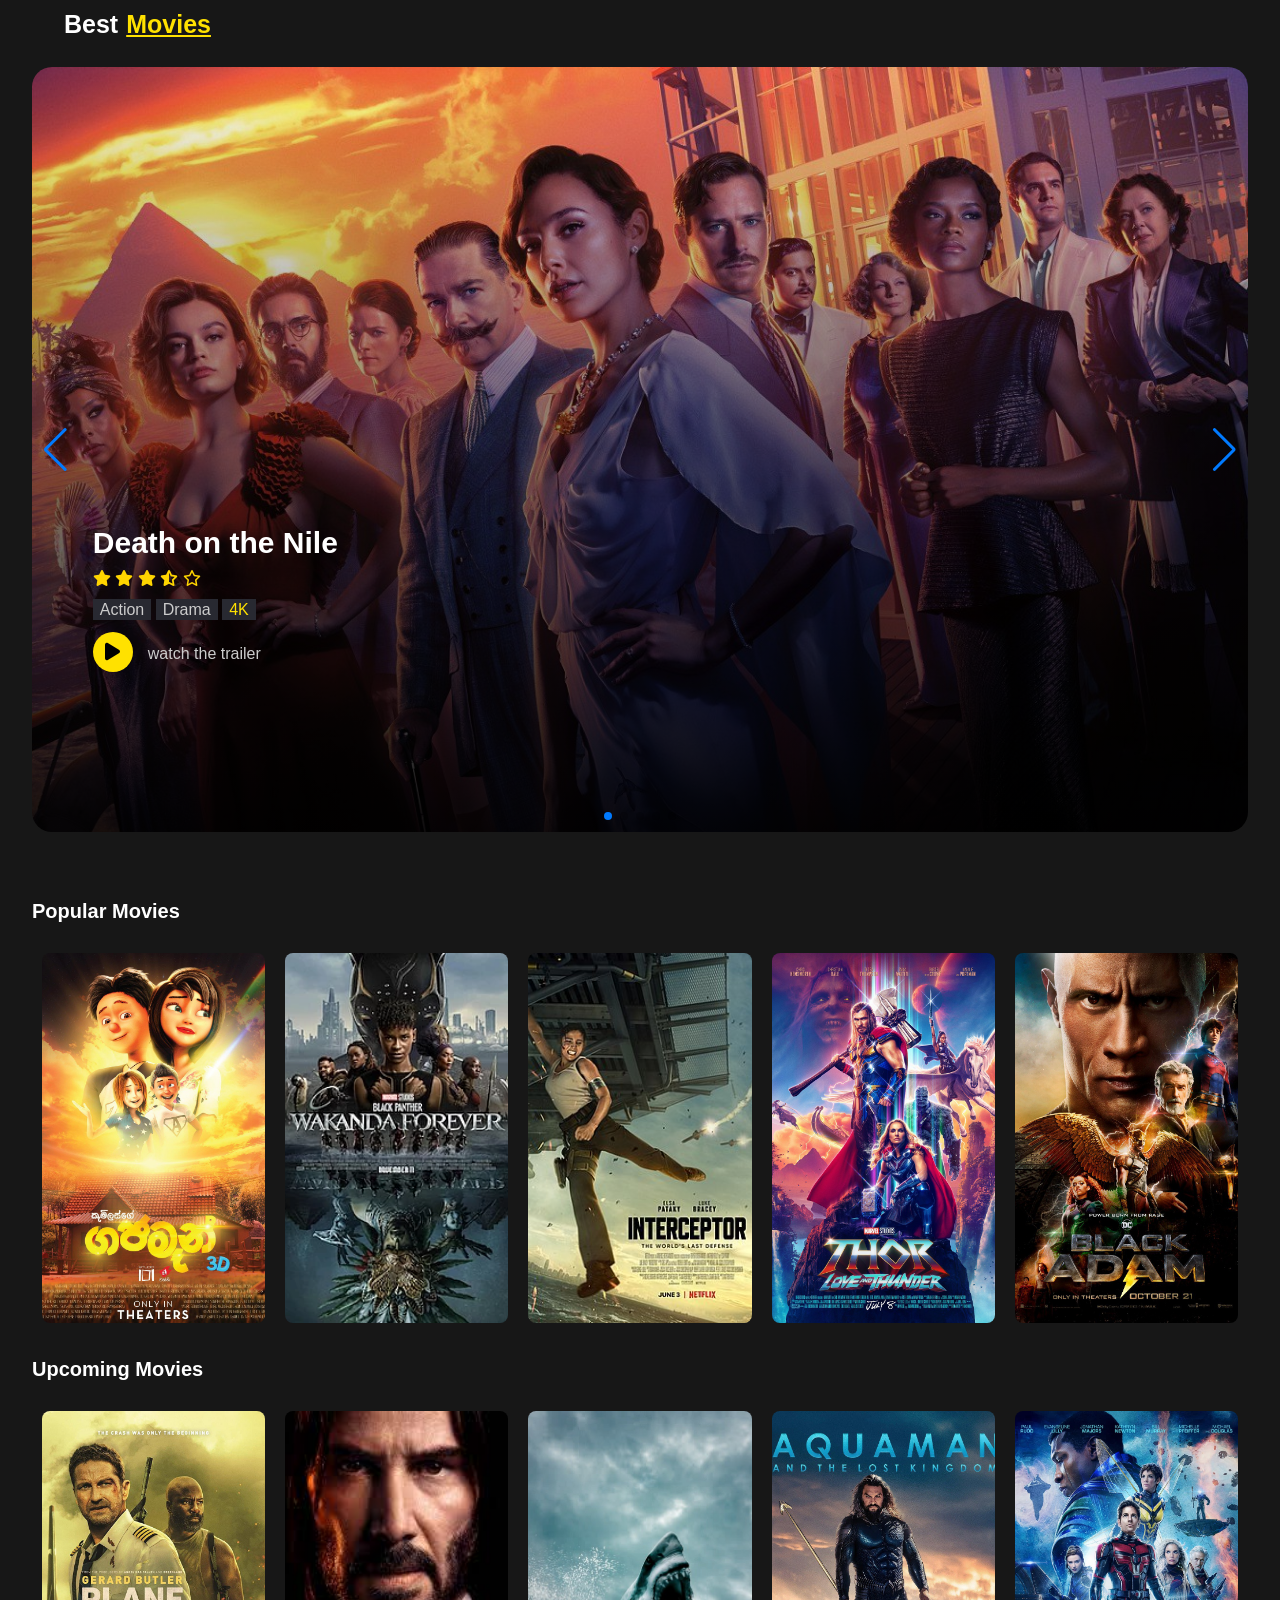
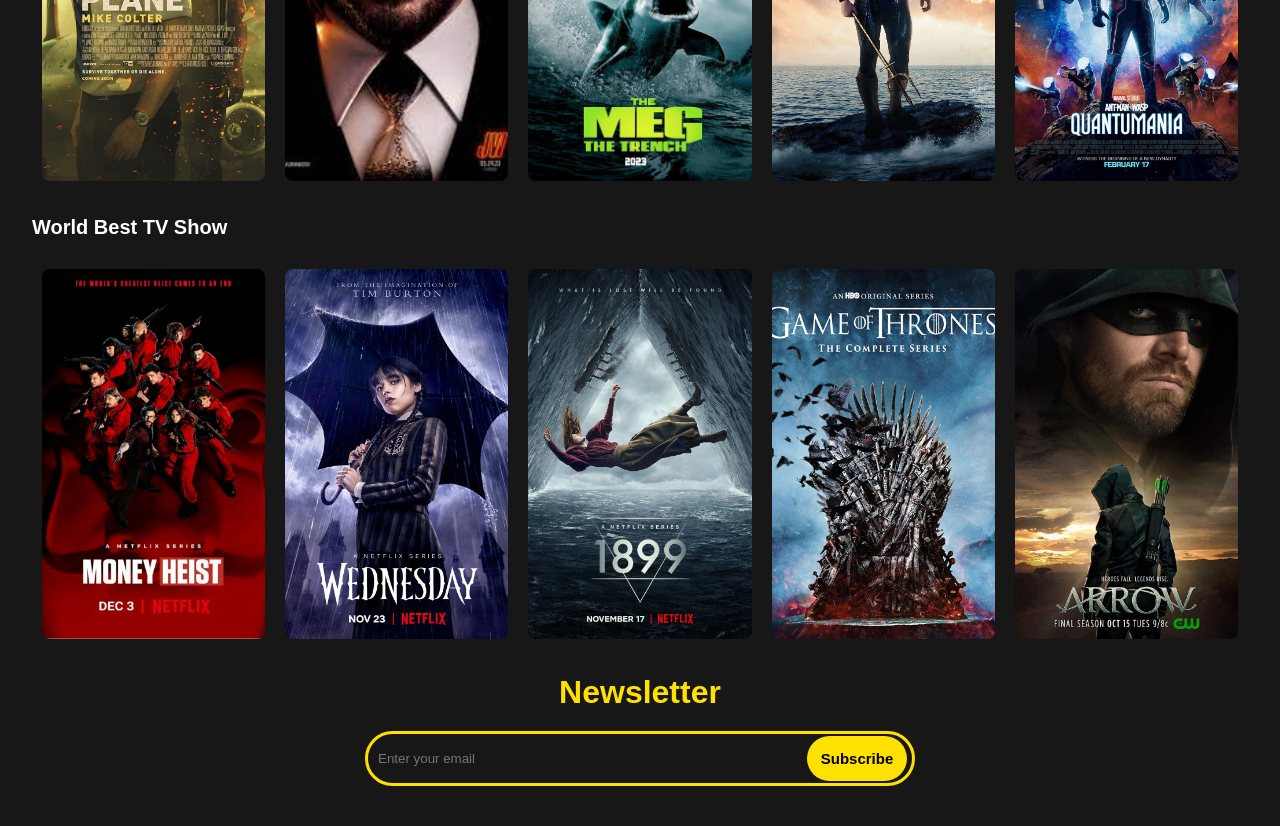
<file: m1.html>
<!DOCTYPE html>
<html lang="en">
<head>
    <meta charset="UTF-8">
    <meta http-equiv="X-UA-Compatible" content="IE=edge">
    <meta name="viewport" content="width=device-width, initial-scale=1.0">
    <title>Movies Website</title>
    <link rel="stylesheet" href="m1.css">
    <link rel="stylesheet" href="https://cdn.jsdelivr.net/npm/swiper@9/swiper-bundle.min.css" />
    <link rel="stylesheet" href="https://cdnjs.cloudflare.com/ajax/libs/font-awesome/6.2.1/css/all.min.css" integrity="sha512-MV7K8+y+gLIBoVD59lQIYicR65iaqukzvf/nwasF0nqhPay5w/9lJmVM2hMDcnK1OnMGCdVK+iQrJ7lzPJQd1w==" crossorigin="anonymous" referrerpolicy="no-referrer" />
</head>
<body>

    <section>

        <nav>

            <div class="logo">
                <h1>Best<span>Movies</span></h1>
            </div>

            

        </nav>

        <div class="swiper mySwiper">
            <div class="swiper-wrapper">
              <div class="swiper-slide">

                <div class="image">

                    <div class="black">

                        <h1>Death on the Nile</h1>
                        <div class="star">
                            <i class="fa-solid fa-star"></i>
                            <i class="fa-solid fa-star"></i>
                            <i class="fa-solid fa-star"></i>
                            <i class="fa-solid fa-star-half-stroke"></i>
                            <i class="fa-regular fa-star"></i>
                        </div>
                        
                        <div class="genre">

                            <a href="#" class="category">Action</a>
                            <a href="#" class="category">Drama</a>
                            <a href="#" class="category"><span>4K</span></a>

                        </div>
                        <div class="watch">
                            <i class="fa-solid fa-play"></i>
                            <p>watch the trailer</p>
                        </div>

                    </div>

                    <img src="image/background.jpg">

                </div>

              </div>

              <div class="swiper-slide">

                <div class="image">

                    <div class="black">

                        <h1>The Maze Runer</h1>
                        <div class="star">
                            <i class="fa-solid fa-star"></i>
                            <i class="fa-solid fa-star"></i>
                            <i class="fa-solid fa-star"></i>
                            <i class="fa-solid fa-star-half-stroke"></i>
                            <i class="fa-regular fa-star"></i>
                        </div>
                       
                        <div class="genre">

                            <a href="#" class="category">Action</a>
                            <a href="#" class="category">Drama</a>
                            <a href="#" class="category"><span>4K</span></a>

                        </div>
                        <div class="watch">
                            <i class="fa-solid fa-play"></i>
                            <p>watch the trailer</p>
                        </div>

                    </div>

                    <img src="image/background_1.jpg">

                </div>

              </div>

              <div class="swiper-slide">

                <div class="image">

                    <div class="black">

                        <h1>The Avengers</h1>
                        <div class="star">
                            <i class="fa-solid fa-star"></i>
                            <i class="fa-solid fa-star"></i>
                            <i class="fa-solid fa-star"></i>
                            <i class="fa-solid fa-star-half-stroke"></i>
                            <i class="fa-regular fa-star"></i>
                        </div>
                        
                        <div class="genre">

                            <a href="#" class="category">Action</a>
                            <a href="#" class="category">Drama</a>
                            <a href="#" class="category"><span>4K</span></a>

                        </div>
                        <div class="watch">
                            <i class="fa-solid fa-play"></i>
                            <p>watch the trailer</p>
                        </div>

                    </div>

                    <img src="image/background_2.jpg">

                </div>

              </div>

              <div class="swiper-slide">

                <div class="image">

                    <div class="black">

                        <h1>Fullmetal Alchemist: Final Transmutation</h1>
                        <div class="star">
                            <i class="fa-solid fa-star"></i>
                            <i class="fa-solid fa-star"></i>
                            <i class="fa-solid fa-star"></i>
                            <i class="fa-solid fa-star-half-stroke"></i>
                            <i class="fa-regular fa-star"></i>
                        </div>
                        
                        <div class="genre">

                            <a href="#" class="category">Action</a>
                            <a href="#" class="category">Drama</a>
                            <a href="#" class="category"><span>4K</span></a>

                        </div>
                        <div class="watch">
                            <i class="fa-solid fa-play"></i>
                            <p>watch the trailer</p>
                        </div>

                    </div>

                    <img src="image/background_4.jpg">

                </div>

              </div>

              <div class="swiper-slide">

                <div class="image">

                    <div class="black">

                        <h1>Apocalypto</h1>
                        <div class="star">
                            <i class="fa-solid fa-star"></i>
                            <i class="fa-solid fa-star"></i>
                            <i class="fa-solid fa-star"></i>
                            <i class="fa-solid fa-star-half-stroke"></i>
                            <i class="fa-regular fa-star"></i>
                        </div>
                      
                        <div class="genre">

                            <a href="#" class="category">Action</a>
                            <a href="#" class="category">Drama</a>
                            <a href="#" class="category"><span>4K</span></a>

                        </div>
                        <div class="watch">
                            <i class="fa-solid fa-play"></i>
                            <p>watch the trailer</p>
                        </div>

                    </div>

                    <img src="image/background_5.jpg">

                </div>

              </div>


            </div>
            <div class="swiper-button-next"></div>
            <div class="swiper-button-prev"></div>
            <div class="swiper-pagination"></div>
          </div>

    </section>




    <div class="second">

        <div class="latest">

            <h1>Popular Movies</h1>

            <div class="box">

                <div class="card">

                    <div class="details">

                        <div class="left">

                            <p class="name">Gajaman</p>
                            <div class="date_quality">
                                <p class="quality">HD</p>
                                <p class="date">2023</p>
                            </div>
                            <p class="category">Animation/Comedy</p>

                            <div class="info">

                                <div class="rate">
                                    <i class="fa-solid fa-star"></i>
                                    <p>9.2</p>
                                </div>
                                <div class="time">
                                    <i class="fa-regular fa-clock"></i>
                                    <p>120min</p>
                                </div>

                            </div>

                        </div>

                        <div class="right">

                            <i class="fa-solid fa-play"></i>

                        </div>

                    </div>

                    <img src="image/gajaman.jpg">

                </div>

                <div class="card">

                    <div class="details">

                        <div class="left">

                            <p class="name">Black Panther: Wakanda Forever</p>
                            <div class="date_quality">
                                <p class="quality">HD</p>
                                <p class="date">2022</p>
                            </div>
                            <p class="category">Action/Adventure</p>

                            <div class="info">

                                <div class="rate">
                                    <i class="fa-solid fa-star"></i>
                                    <p>7.1</p>
                                </div>
                                <div class="time">
                                    <i class="fa-regular fa-clock"></i>
                                    <p>120min</p>
                                </div>

                            </div>

                        </div>

                        <div class="right">

                            <i class="fa-solid fa-play"></i>

                        </div>

                    </div>

                    <img src="image/Black_Panther.webp">

                </div>

                <div class="card">

                    <div class="details">

                        <div class="left">

                            <p class="name">Interceptor</p>
                            <div class="date_quality">
                                <p class="quality">HD</p>
                                <p class="date">2022</p>
                            </div>
                            <p class="category">Action/Adventure</p>

                            <div class="info">

                                <div class="rate">
                                    <i class="fa-solid fa-star"></i>
                                    <p>4.6</p>
                                </div>
                                <div class="time">
                                    <i class="fa-regular fa-clock"></i>
                                    <p>120min</p>
                                </div>

                            </div>

                        </div>

                        <div class="right">

                            <i class="fa-solid fa-play"></i>

                        </div>

                    </div>

                    <img src="image/Interceptor.jpg">

                </div>

                <div class="card">

                    <div class="details">

                        <div class="left">

                            <p class="name">Thor: Love and Thunder</p>
                            <div class="date_quality">
                                <p class="quality">HD</p>
                                <p class="date">2022</p>
                            </div>
                            <p class="category">Action/Adventure</p>

                            <div class="info">

                                <div class="rate">
                                    <i class="fa-solid fa-star"></i>
                                    <p>6.3</p>
                                </div>
                                <div class="time">
                                    <i class="fa-regular fa-clock"></i>
                                    <p>120min</p>
                                </div>

                            </div>

                        </div>

                        <div class="right">

                            <i class="fa-solid fa-play"></i>

                        </div>

                    </div>

                    <img src="image/Thor.jpg">

                </div>

                <div class="card">

                    <div class="details">

                        <div class="left">

                            <p class="name">Black Adam</p>
                            <div class="date_quality">
                                <p class="quality">HD</p>
                                <p class="date">2022</p>
                            </div>
                            <p class="category">Action/Adventure</p>

                            <div class="info">

                                <div class="rate">
                                    <i class="fa-solid fa-star"></i>
                                    <p>6.4</p>
                                </div>
                                <div class="time">
                                    <i class="fa-regular fa-clock"></i>
                                    <p>120min</p>
                                </div>

                            </div>

                        </div>

                        <div class="right">

                            <i class="fa-solid fa-play"></i>

                        </div>

                    </div>

                    <img src="image/Black_Adam.jpg">

                </div>



            </div>

        </div>

    </div>





    <div class="upcoming">

        <div class="movies_box">

            <h1>Upcoming Movies</h1>

            <div class="box">

                <div class="card">

                    <div class="details">

                        <div class="left">

                            <p class="name">Plane</p>
                            <div class="date_quality">
                                <p class="quality">HD</p>
                                <p class="date">2023</p>
                            </div>
                            <p class="category">Action/Thriller</p>

                            <div class="info">

                                <div class="time">
                                    <i class="fa-regular fa-clock"></i>
                                    <p>120min</p>
                                </div>

                            </div>

                        </div>

                        <div class="right">

                            <i class="fa-solid fa-play"></i>

                        </div>

                    </div>

                    <img src="image/plane.jpg">

                </div>

                <div class="card">

                    <div class="details">

                        <div class="left">

                            <p class="name">John Wick: Chapter 4</p>
                            <div class="date_quality">
                                <p class="quality">HD</p>
                                <p class="date">2023</p>
                            </div>
                            <p class="category">Action/Neo-noir</p>

                            <div class="info">

                                <div class="time">
                                    <i class="fa-regular fa-clock"></i>
                                    <p>120min</p>
                                </div>

                            </div>

                        </div>

                        <div class="right">

                            <i class="fa-solid fa-play"></i>

                        </div>

                    </div>

                    <img src="image/john_wick.jpg">

                </div>

                <div class="card">

                    <div class="details">

                        <div class="left">

                            <p class="name">Meg 2: The Trench</p>
                            <div class="date_quality">
                                <p class="quality">HD</p>
                                <p class="date">2023</p>
                            </div>
                            <p class="category">Adventure</p>

                            <div class="info">

                                <div class="time">
                                    <i class="fa-regular fa-clock"></i>
                                    <p>120min</p>
                                </div>

                            </div>

                        </div>

                        <div class="right">

                            <i class="fa-solid fa-play"></i>

                        </div>

                    </div>

                    <img src="image/meg.jpg">

                </div>

                <div class="card">

                    <div class="details">

                        <div class="left">

                            <p class="name">Aquaman and the Lost Kingdom</p>
                            <div class="date_quality">
                                <p class="quality">HD</p>
                                <p class="date">2023</p>
                            </div>
                            <p class="category">Action/Fantasy</p>

                            <div class="info">

                                <div class="time">
                                    <i class="fa-regular fa-clock"></i>
                                    <p>120min</p>
                                </div>

                            </div>

                        </div>

                        <div class="right">

                            <i class="fa-solid fa-play"></i>

                        </div>

                    </div>

                    <img src="image/aquaman.jpg">

                </div>

                <div class="card">

                    <div class="details">

                        <div class="left">

                            <p class="name">Ant-Man and the Wasp: Quantumania</p>
                            <div class="date_quality">
                                <p class="quality">HD</p>
                                <p class="date">2023</p>
                            </div>
                            <p class="category">Action/Adventure</p>

                            <div class="info">

                                <div class="time">
                                    <i class="fa-regular fa-clock"></i>
                                    <p>120min</p>
                                </div>

                            </div>

                        </div>

                        <div class="right">

                            <i class="fa-solid fa-play"></i>

                        </div>

                    </div>

                    <img src="image/ant_man.jpg">

                </div>

            </div>

        </div>

    </div>






    <div class="show">

        <div class="tv_show">

            <h1>World Best TV Show</h1>       
            
            <div class="box">

                <div class="card">

                    <div class="details">

                        <div class="left">

                            <p class="name">Money Heist</p>
                            <div class="date_quality">
                                <p class="quality">HD</p>
                                <p class="date">2017</p>
                            </div>
                            <p class="category">Thriller</p>

                            <div class="info">

                                <div class="rate">
                                    <i class="fa-solid fa-star"></i>
                                    <p>8.2</p>
                                </div>
                                <div class="time">
                                    <i class="fa-regular fa-clock"></i>
                                    <p>120min</p>
                                </div>

                            </div>

                        </div>

                        <div class="right">

                            <i class="fa-solid fa-play"></i>

                        </div>

                    </div>

                    <img src="image/money_heist.jpg">

                </div>

                <div class="card">

                    <div class="details">

                        <div class="left">

                            <p class="name">Wednseday</p>
                            <div class="date_quality">
                                <p class="quality">HD</p>
                                <p class="date">2022</p>
                            </div>
                            <p class="category">Comedy</p>

                            <div class="info">

                                <div class="rate">
                                    <i class="fa-solid fa-star"></i>
                                    <p>8.2</p>
                                </div>
                                <div class="time">
                                    <i class="fa-regular fa-clock"></i>
                                    <p>120min</p>
                                </div>

                            </div>

                        </div>

                        <div class="right">

                            <i class="fa-solid fa-play"></i>

                        </div>

                    </div>

                    <img src="image/wednesday.jpg">

                </div>

                <div class="card">

                    <div class="details">

                        <div class="left">

                            <p class="name">1899</p>
                            <div class="date_quality">
                                <p class="quality">HD</p>
                                <p class="date">2022</p>
                            </div>
                            <p class="category">Mystery</p>

                            <div class="info">

                                <div class="rate">
                                    <i class="fa-solid fa-star"></i>
                                    <p>7.4</p>
                                </div>
                                <div class="time">
                                    <i class="fa-regular fa-clock"></i>
                                    <p>120min</p>
                                </div>

                            </div>

                        </div>

                        <div class="right">

                            <i class="fa-solid fa-play"></i>

                        </div>

                    </div>

                    <img src="image/1899.jpg">

                </div>

                <div class="card">

                    <div class="details">

                        <div class="left">

                            <p class="name">Game of Thrones</p>
                            <div class="date_quality">
                                <p class="quality">HD</p>
                                <p class="date">2011</p>
                            </div>
                            <p class="category">Drama</p>

                            <div class="info">

                                <div class="rate">
                                    <i class="fa-solid fa-star"></i>
                                    <p>9.2</p>
                                </div>
                                <div class="time">
                                    <i class="fa-regular fa-clock"></i>
                                    <p>120min</p>
                                </div>

                            </div>

                        </div>

                        <div class="right">

                            <i class="fa-solid fa-play"></i>

                        </div>

                    </div>

                    <img src="image/game_of_thrones.jpg">

                </div>

                <div class="card">

                    <div class="details">

                        <div class="left">

                            <p class="name">Arrow</p>
                            <div class="date_quality">
                                <p class="quality">HD</p>
                                <p class="date">2012</p>
                            </div>
                            <p class="category">Drama</p>

                            <div class="info">

                                <div class="rate">
                                    <i class="fa-solid fa-star"></i>
                                    <p>7.5</p>
                                </div>
                                <div class="time">
                                    <i class="fa-regular fa-clock"></i>
                                    <p>120min</p>
                                </div>

                            </div>

                        </div>

                        <div class="right">

                            <i class="fa-solid fa-play"></i>

                        </div>

                    </div>

                    <img src="image/arrow.jpg">

                </div>



            </div>

        </div>

    </div>

    <div class="newsletter">

        <h1>Newsletter</h1>

        <div class="news_card">

            <input type="email" name="" id="" placeholder="Enter your email">
            <button type="submit">Subscribe</button>

        </div>

    </div>

    <script src="https://cdn.jsdelivr.net/npm/swiper@9/swiper-bundle.min.js"></script>

  <!-- Initialize Swiper -->
  <script>
    var swiper = new Swiper(".mySwiper", {
      slidesPerView: 1,
      spaceBetween: 30,
      loop: true,
      pagination: {
        el: ".swiper-pagination",
        clickable: true,
      },
      navigation: {
        nextEl: ".swiper-button-next",
        prevEl: ".swiper-button-prev",
      },
    });
  </script>
    
</body>
</html>
</file>
<file: m1.css>
*{
    margin: 0;
    padding: 0;
    box-sizing: border-box;
    font-family: sans-serif;
}

section{
    width: 100%;
    height: 100vh;
    background: #171717;
}

section nav{
    width: 100%;
    display: flex;
    align-items: center;
    justify-content: space-between;
    padding: 10px 5% 8px 5%;
    margin-bottom: 20px;
    background: #171717;
}

section nav .logo h1{
    font-size: 25px;
    color: #fff;
    cursor: pointer;
}

section nav .logo h1 span{
    color: #ffe100;
    margin-left: 8px;
    text-decoration: underline;
}

section nav .right ul{
    list-style: none;
}

section nav .right ul li{
    display: inline-block;
    margin: 0 5px;
}

section nav .right ul li a{
    color: #fff;
    text-decoration: none;
    transition: 0.4s;
}

section nav .right ul li a:hover{
    color: #ffe100;
}



.swiper {
    width: 95%;
    height: 85%;
    border-radius: 20px;
    overflow: hidden;
  }

  .swiper::selection{
    user-select: none;
  }

  .swiper-slide {
    text-align: center;
    font-size: 18px;
    background: #fff;
    display: flex;
    justify-content: center;
    align-items: center;
  }

  .swiper-slide .image .black{
    width: 100%;
    height: 100%;
    position: absolute;
    background: linear-gradient(to bottom, rgba(0,0,0,0.0),rgba(0,0,0,0.9));
  }

  .swiper-slide .image .black h1{
    font-size: 30px;
    text-align: left;
    position: relative;
    top: 60%;
    left: 5%;
    color: #fff;
  }

  .swiper-slide .image .black .star{
    color: #ffd500;
    text-align: left;
    font-size: 16px;
    margin: 10px 0;
    position: relative;
    top: 60%;
    left: 5%;
  }

  .swiper-slide .image .black p{
    width: 550px;
    text-align: justify;
    font-size: 16px;
    color: #cccccc;
    margin: 10px 0;
    position: relative;
    top: 60%;
    left: 5%;
    line-height: 23px;
    font-family: "Ink Free";
  }

  .swiper-slide .image .black .genre{
    text-align: left;
    font-size: 16px;
    margin: 13px 0;
    position: relative;
    top: 60%;
    left: 5%;
  }

  .swiper-slide .image .black .genre a.category{
    background: #282931;
    text-decoration: none;
    color: #cccccc;
    padding: 2px 7px;
  }

  .swiper-slide .image .black .genre a.category span{
    color: #ffe100;
  }

  .swiper-slide .image .black .watch{
    width: 700px;
    text-align: left;
    display: flex;
    font-size: 16px;
    margin: 10px 0;
    position: relative;
    top: 60%;
    left: 5%;
  }

  .swiper-slide .image .black .watch i{
    width: 40px;
    height: 40px;
    line-height: 40px;
    font-size: 20px;
    text-align: center;
    background-color: #ffe100;
    border-radius: 50%;
    cursor: pointer;
  }

  .swiper-slide .image .black .watch p{
    position: relative;
    left: 15px;
    font-family: sans-serif;
  }

  .swiper-slide img {
    display: block;
    width: 100%;
    height: 100%;
    object-fit: cover;
  }

  .swiper {
    margin-left: auto;
    margin-right: auto;
  }

  


/*--------------*/

.second{
  width: 100%;
  height: auto;
  margin: 0 auto;
  padding-bottom: 25px;
  background: #171717;
}

.second .latest{
  width: 95%;
  margin: 0 auto;
}

.second .latest h1{
  font-size: 20px;
  color: #fff;
  margin-bottom: 20px;
}

.second .latest .box{
  display: flex;
  align-items: center;
  justify-content: space-between;
}

.second .latest .box .card{
  width: 250px;
  height: 370px;
  margin: 10px;
  overflow: hidden;
  border-radius: 8px;
}

.second .latest .box .card .details{
  width: 250px;
  height: 370px;
  overflow: hidden;
  position: absolute;
  border-radius: 8px;
  transition: 0.3s;
  opacity: 0;
}

.second .latest .box .card:hover .details{
  opacity: 1;
  background: linear-gradient(to bottom, rgba(0,0,0,0.0), rgba(0,0,0,0.7));
}

.second .latest .box .card .details .left{
  position: absolute;
  bottom: 0;
  color: #fff;
  transform: translateX(-100px);
  transition: 0.4s;
  opacity: 0;
}

.second .latest .box .card:hover .details .left{
  opacity: 1;
  transform: translateX(0);
}

.second .latest .box .card .details .left p.name{
  width: 100%;
  font-size: 20px;
  font-weight: bold;
  margin-left: 10px;
  margin-bottom: 10px;
}

.second .latest .box .card .details .left .date_quality{
  display: flex;
  align-items: center;
}

.second .latest .box .card .details .left .date_quality p.quality{
  width: 30px;
  font-size: 13px;
  background: #ffe100;
  color: #282931;
  margin-left: 10px;
  margin-bottom: 8px;
  text-align: center;
  font-weight: bold;
}

.second .latest .box .card .details .left .date_quality p.date{
  color: #fff;
  font-size: 15px;
  font-weight: bold;
  text-align: left;
  margin-left: 10px;
  margin-bottom: 8px;
}

.second .latest .box .card .details .left p.category{
  margin-left: 10px;
  font-size: 13px;
  margin-bottom: 8px;
}

.second .latest .box .card .details .left .info{
  display: flex;
  align-items: center;
  margin-bottom: 10px;
}

.second .latest .box .card .details .left .info .rate{
  display: flex;
  align-items: center;
  margin-left: 10px;
  margin-right: 10px;
}

.second .latest .box .card .details .left .info .rate i{
  font-size: 12px;
  color: #ffd500;
  margin-right: 5px;
}

.second .latest .box .card .details .left .info .rate p{
  font-size: 12px;
}

.second .latest .box .card .details .left .info .time{
  display: flex;
  align-items: center;
}

.second .latest .box .card .details .left .info .time i{
  font-size: 12px;
  color: #ffd500;
  margin-left: 5px;
}

.second .latest .box .card .details .left .info .time p{
  font-size: 12px;
  margin-left: 5px;
}

.second .latest .box .card .details .right{
  position: absolute;
  right: 0;
  bottom: 0;
  color: #fff;
  transform: translateX(100px);
  transition: 0.4s;
  opacity: 0;
}

.second .latest .box .card:hover .details .right{
  opacity: 1;
  transform: translateX(0);
}

.second .latest .box .card .details .right i{
  width: 40px;
  height: 40px;
  line-height: 40px;
  font-size: 20px;
  text-align: center;
  background-color: #ffe100;
  border-radius: 50%;
  cursor: pointer;
  color: #282931;
  margin: 0 10px 8px 0;
}

.second .latest .box .card img{
  width: 100%;
  height: 100%;
  object-fit: cover;
  object-position: center;
}




/*---------*/

.upcoming{
  width: 100%;
  height: auto;
  margin: 0 auto;
  padding-bottom: 25px;
  background-color: #171717;
}

.upcoming .movies_box{
  width: 95%;
  margin: 0 auto;
}

.upcoming .movies_box h1{
  font-size: 20px;
  color: #fff;
  margin-bottom: 20px;
}
.upcoming .movies_box .box{
  display: flex;
  align-items: center;
  justify-content: space-between;
}

.upcoming .movies_box .box .card{
  width: 250px;
  height: 370px;
  margin: 10px;
  overflow: hidden;
  border-radius: 8px;
}

.upcoming .movies_box .box .card .details{
  width: 250px;
  height: 370px;
  overflow: hidden;
  position: absolute;
  border-radius: 8px;
  transition: 0.3s;
  opacity: 0;
}

.upcoming .movies_box .box .card:hover .details{
  opacity: 1;
  background: linear-gradient(to bottom, rgba(0,0,0,0.0), rgba(0,0,0,0.7));
}

.upcoming .movies_box .box .card .details .left{
  position: absolute;
  bottom: 0;
  color: #fff;
  transform: translateX(-100px);
  transition: 0.4s;
  opacity: 0;
}

.upcoming .movies_box .box .card:hover .details .left{
  opacity: 1;
  transform: translateX(0);
}

.upcoming .movies_box .box .card .details .left p.name{
  width: 100%;
  font-size: 20px;
  font-weight: bold;
  margin-left: 10px;
  margin-bottom: 10px;
}

.upcoming .movies_box .box .card .details .left .date_quality{
  display: flex;
  align-items: center;
}

.upcoming .movies_box .box .card .details .left .date_quality p.quality{
  width: 30px;
  font-size: 13px;
  background: #ffe100;
  color: #282931;
  margin-left: 10px;
  margin-bottom: 8px;
  text-align: center;
  font-weight: bold;
}

.upcoming .movies_box .box .card .details .left .date_quality p.date{
  color: #fff;
  font-size: 15px;
  font-weight: bold;
  text-align: left;
  margin-left: 10px;
  margin-bottom: 8px;
}

.upcoming .movies_box .box .card .details .left p.category{
  margin-left: 10px;
  font-size: 13px;
  margin-bottom: 8px;
}

.upcoming .movies_box .box .card .details .left .info{
  display: flex;
  align-items: center;
  margin-bottom: 10px;
}

.upcoming .movies_box .box .card .details .left .info .time{
  display: flex;
  align-items: center;
}

.upcoming .movies_box .box .card .details .left .info .time i{
  font-size: 12px;
  color: #ffd500;
  margin-left: 5px;
}

.upcoming .movies_box .box .card .details .left .info .time p{
  font-size: 12px;
  margin-left: 5px;
}

.upcoming .movies_box .box .card .details .right{
  position: absolute;
  right: 0;
  bottom: 0;
  color: #fff;
  transform: translateX(100px);
  transition: 0.4s;
  opacity: 0;
}

.upcoming .movies_box .box .card:hover .details .right{
  opacity: 1;
  transform: translateX(0);
}

.upcoming .movies_box .box .card .details .right i{
  width: 40px;
  height: 40px;
  line-height: 40px;
  font-size: 20px;
  text-align: center;
  background-color: #ffe100;
  border-radius: 50%;
  cursor: pointer;
  color: #282931;
  margin: 0 10px 8px 0;
}

.upcoming .movies_box .box .card img{
  width: 100%;
  height: 100%;
  object-fit: cover;
  object-position: center;
}




/*----------*/

.show{
  width: 100%;
  height: auto;
  margin: 0 auto;
  padding-bottom: 25px;
  background-color: #171717;
}

.show .tv_show{
  width: 95%;
  margin: 0 auto;
}

.show .tv_show h1{
  font-size: 20px;
  color: #fff;
  margin-bottom: 20px;
}

.show .tv_show .box{
  display: flex;
  align-items: center;
  justify-content: space-between;
}

.show .tv_show .box .card{
  width: 250px;
  height: 370px;
  margin: 10px;
  overflow: hidden;
  border-radius: 8px;
}

.show .tv_show .box .card .details{
  width: 250px;
  height: 370px;
  overflow: hidden;
  position: absolute;
  border-radius: 8px;
  transition: 0.3s;
  opacity: 0;
}

.show .tv_show .box .card:hover .details{
  opacity: 1;
  background: linear-gradient(to bottom, rgba(0,0,0,0.0), rgba(0,0,0,0.7));
}

.show .tv_show .box .card .details .left{
  position: absolute;
  bottom: 0;
  color: #fff;
  transform: translateX(-100px);
  transition: 0.4s;
  opacity: 0;
}

.show .tv_show .box .card:hover .details .left{
  opacity: 1;
  transform: translateX(0);
}

.show .tv_show .box .card .details .left p.name{
  width: 100%;
  font-size: 20px;
  font-weight: bold;
  margin-left: 10px;
  margin-bottom: 10px;
}

.show .tv_show .box .card .details .left .date_quality{
  display: flex;
  align-items: center;
}

.show .tv_show .box .card .details .left .date_quality p.quality{
  width: 30px;
  font-size: 13px;
  background: #ffe100;
  color: #282931;
  margin-left: 10px;
  margin-bottom: 8px;
  text-align: center;
  font-weight: bold;
}

.show .tv_show .box .card .details .left .date_quality p.date{
  color: #fff;
  font-size: 15px;
  font-weight: bold;
  text-align: left;
  margin-left: 10px;
  margin-bottom: 8px;
}

.show .tv_show .box .card .details .left p.category{
  margin-left: 10px;
  font-size: 13px;
  margin-bottom: 8px;
}

.show .tv_show .box .card .details .left .info{
  display: flex;
  align-items: center;
  margin-bottom: 10px;
}

.show .tv_show .box .card .details .left .info .rate{
  display: flex;
  align-items: center;
  margin-left: 10px;
  margin-right: 10px;
}

.show .tv_show .box .card .details .left .info .rate i{
  font-size: 12px;
  color: #ffd500;
  margin-right: 5px;
}

.show .tv_show .box .card .details .left .info .rate p{
  font-size: 12px;
}

.show .tv_show .box .card .details .left .info .time{
  display: flex;
  align-items: center;
}

.show .tv_show .box .card .details .left .info .time i{
  font-size: 12px;
  color: #ffd500;
  margin-left: 5px;
}

.show .tv_show .box .card .details .left .info .time p{
  font-size: 12px;
  margin-left: 5px;
}

.show .tv_show .box .card .details .right{
  position: absolute;
  right: 0;
  bottom: 0;
  color: #fff;
  transform: translateX(100px);
  transition: 0.4s;
  opacity: 0;
}

.show .tv_show .box .card:hover .details .right{
  opacity: 1;
  transform: translateX(0);
}

.show .tv_show .box .card .details .right i{
  width: 40px;
  height: 40px;
  line-height: 40px;
  font-size: 20px;
  text-align: center;
  background-color: #ffe100;
  border-radius: 50%;
  cursor: pointer;
  color: #282931;
  margin: 0 10px 8px 0;
}

.show .tv_show .box .card img{
  width: 100%;
  height: 100%;
  object-fit: cover;
  object-position: center;
}




.newsletter{
  width: 100%;
  height: auto;
  padding: 0 0 40px 0;
  background-color: #171717;
}

.newsletter h1{
  text-align: center;
  color: #ffe100;
}

.newsletter .news_card{
  width: 550px;
  margin: 0 auto;
  display: flex;
  align-items: center;
  justify-content: center;
  position: relative;
}

.newsletter .news_card input{
  width: 550px;
  height: 55px;
  margin-top: 20px;
  border-radius: 35px;
  border: 3px solid #ffe100;
  padding: 0 10px;
  outline: none;
  background: none;
  color: #cccccc;
}

.newsletter .news_card button{
  position: absolute;
  right: 0;
  width: 100px;
  height: 45px;
  border-radius: 25px;
  margin-top: 20px;
  margin-right: 8px;
  border: 0;
  outline: none;
  background-color: #ffe100;
  font-weight: bold;
  font-size: 15px;
  cursor: pointer;
}


p.end{
  background: #171717;
  text-align: center;
  color: #cccccc;
  padding: 15px 0;
}

p.end span{
  color: #ffe100;
}

p.end span i{
  margin: 0 8px;
}
</file>
